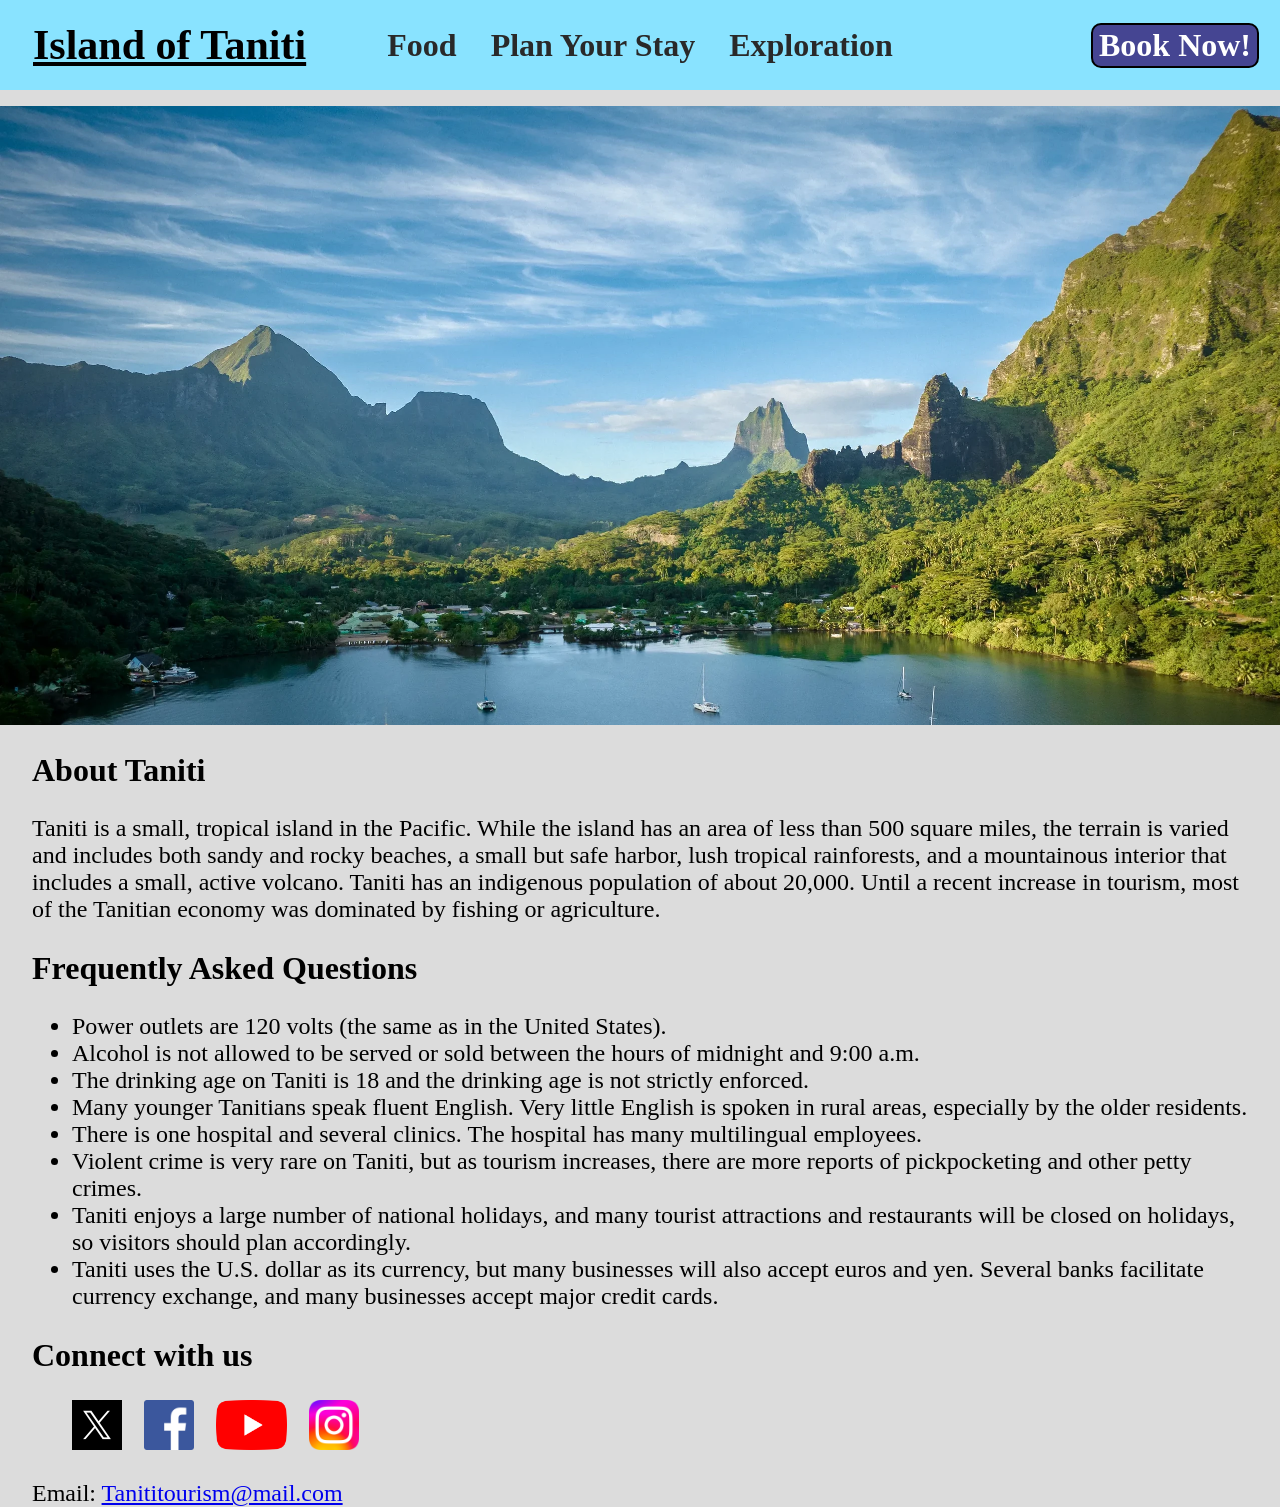
<file: index.html>
<!DOCTYPE html>
<html lang="en">
    <head>
        <title>Island of Taniti</title>
        <meta charset="utf-8">
        <link rel="stylesheet" href="style.css">
    </head>
    <body>
        <nav>
            <ul class="nav">
                <li><a href="index.html" id="title" class="selected">Island of Taniti</a></li>
                <li><a href="food.html">Food</a></li>
                <li><a href="transportation.html">Plan Your Stay</a></li>
                <li><a href="exploration.html">Exploration</a></li>
                <li><a href="book.html" id="bookBtn">Book Now!</a></li>
            </ul>
        </nav>
        <img src="media/taniti.webp" alt="Picture of Taniti Island" id="volcano">
        <section>
            <h2>About Taniti</h2>
            <p>
                Taniti is a small, tropical island in the Pacific. While the island has an area of less than 500 square miles,
                the terrain is varied and includes both sandy and rocky beaches, a small but safe harbor, lush tropical rainforests,
                and a mountainous interior that includes a small, active volcano. Taniti has an indigenous population of about 20,000.
                Until a recent increase in tourism, most of the Tanitian economy was dominated by fishing or agriculture.
            </p>
        </section>
        <section>
            <h2>Frequently Asked Questions</h2>
            <ul>
                <li>Power outlets are 120 volts (the same as in the United States). </li>
                <li>Alcohol is not allowed to be served or sold between the hours of midnight and 9:00 a.m. </li>
                <li>The drinking age on Taniti is 18 and the drinking age is not strictly enforced.</li>
                <li>Many younger Tanitians speak fluent English. Very little English is spoken in rural areas, especially by the older residents.</li>
                <li>There is one hospital and several clinics. The hospital has many multilingual employees.</li>
                <li>Violent crime is very rare on Taniti, but as tourism increases, there are more reports of pickpocketing and other petty crimes. </li>
                <li>Taniti enjoys a large number of national holidays, and many tourist attractions and restaurants will be closed on holidays, so visitors should plan accordingly.</li>
                <li>Taniti uses the U.S. dollar as its currency, but many businesses will also accept euros and yen. Several banks facilitate currency exchange, and many businesses accept major credit cards.</li>
            </ul>
        </section>
        <section>
            <h2>Connect with us</h2>
            <ul class="logo">
                <li><a href="#"><img src="media/logos/X.jpg" alt="Logo of X" class="logo"></a></li>
                <li><a href="#"><img src="media/logos/Facebook.png" alt="Logo of Facebook" class="logo"></a></li>
                <li><a href="#"><img src="media/logos/youtube.webp" alt="Logo of youtube" class="logo"></a></li>
                <li><a href="#"><img src="media/logos/instagram.webp" alt="Logo of instagram" class="logo"></a></li>
            </ul>
            Email: <a href="Tanititourism@mail.com">Tanititourism@mail.com</a>
        </section>
    </body>
</html>
</file>
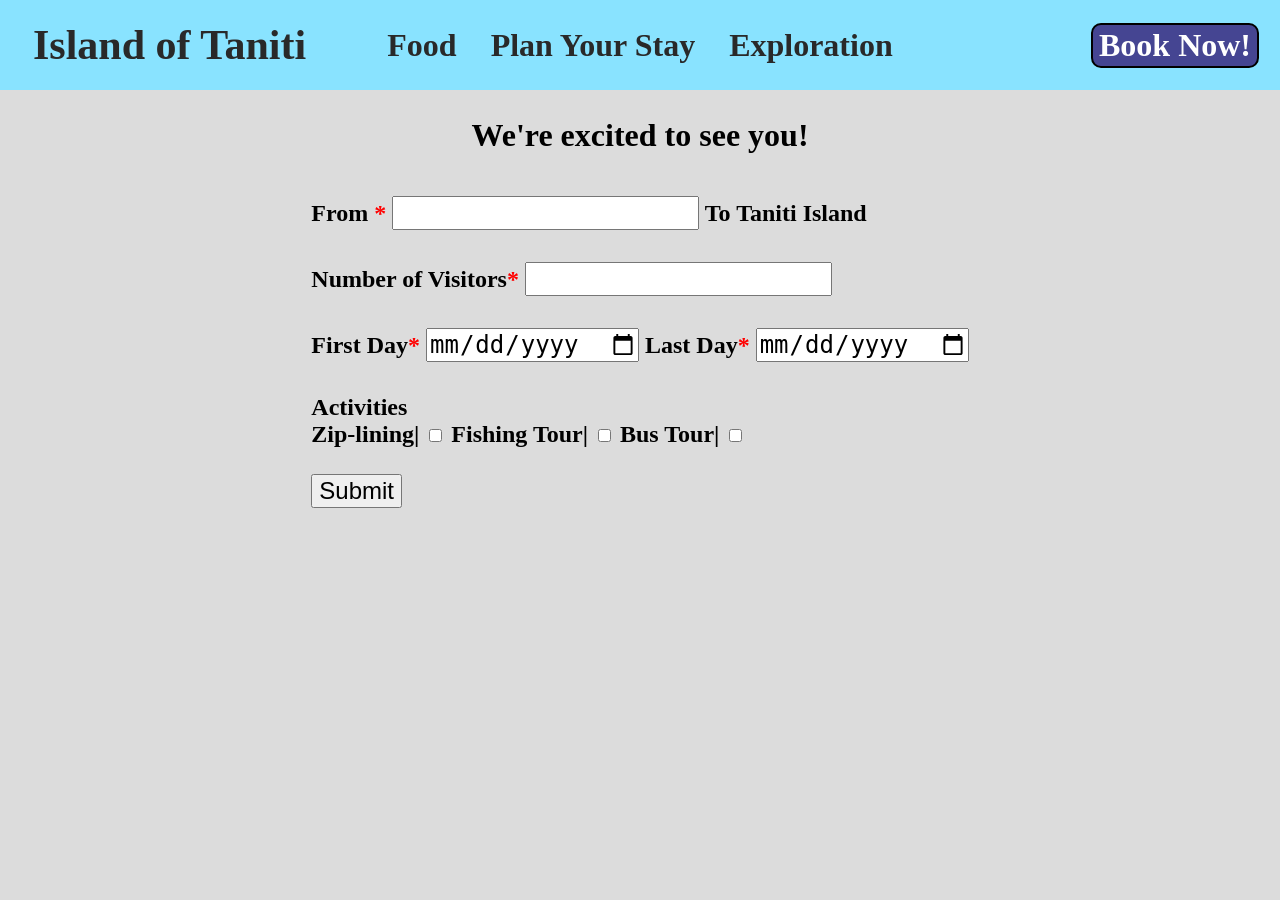
<file: book.html>
<!DOCTYPE html>
<html lang="en">
    <head>
        <title>
            Book your adventure!
        </title>
        <meta charset="utf-8">
        <link rel="stylesheet" href="style.css">
    </head>
    <body>
        <nav>
            <ul class="nav">
                <li><a href="index.html" id="title">Island of Taniti</a></li>
                <li><a href="food.html">Food</a></li>
                <li><a href="transportation.html">Plan Your Stay</a></li>
                <li><a href="exploration.html">Exploration</a></li>
                <li><a href="book.html" id="bookBtn">Book Now!</a></li>
            </ul>
        </nav>
        <main>
            <h2>We're excited to see you!</h2>
            <form target="_self">
                <label>From <span>*</span></label>
                <input type="text" required>
                <label>To Taniti Island</label>
                <br>
                <label>Number of Visitors<span>*</span></label>
                <input type="number" required>
                <br>
                <label>First Day<span>*</span></label>
                <input type="date" required id="date">
                <script>
                    document.getElementById("date").min = new Date().toISOString().split("T")[0];
                </script>
                <label>Last Day<span>*</span></label>
                <input type="date" required>
                <br>
                <label>Activities</label>
                <br>
                <label>Zip-lining|</label>
                <input type="checkbox">
                <label>Fishing Tour|</label>
                <input type="checkbox">
                <label>Bus Tour|</label>
                <input type="checkbox">
                <br>
                <button type="submit">Submit</button>
            </form>
        </main>
    </body>
</html>
</file>
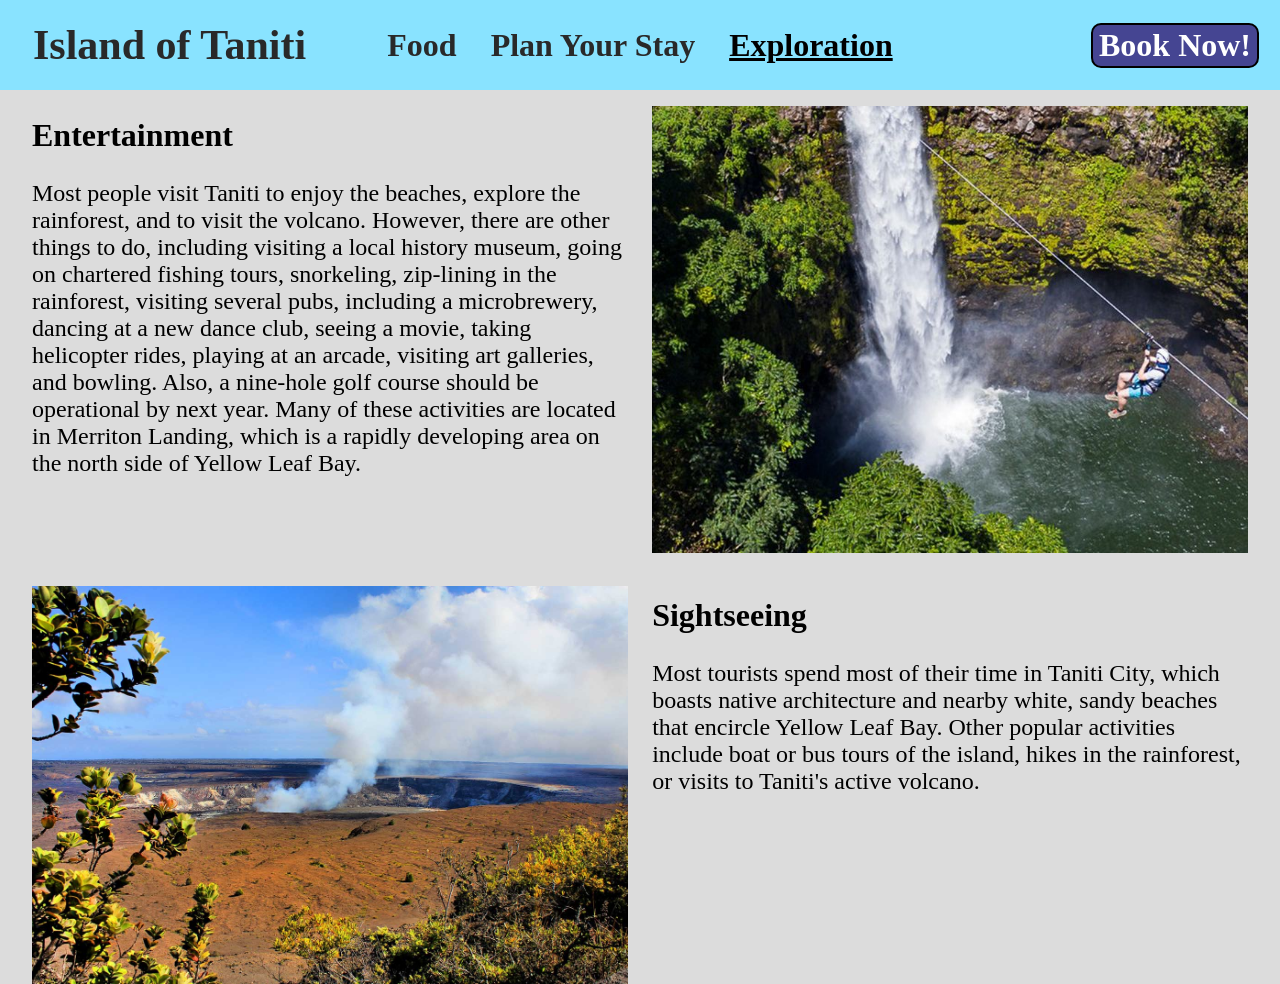
<file: exploration.html>
<!DOCTYPE html>
<html lang="en">
    <head>
        <title>
            Things on Tatini Island
        </title>
        <meta charset="utf-8">
        <link rel="stylesheet" href="style.css">
    </head>
    <body>
        <nav>
            <ul class="nav">
                <li><a href="index.html" id="title">Island of Taniti</a></li>
                <li><a href="food.html">Food</a></li>
                <li><a href="transportation.html">Plan Your Stay</a></li>
                <li><a href="exploration.html" class="selected">Exploration</a></li>
                <li><a href="book.html" id="bookBtn">Book Now!</a></li>
            </ul>
        </nav>
        <div class="wrapper">
            <section>
                <h2>Entertainment</h2>
                <p>Most people visit Taniti to enjoy the beaches, explore the rainforest, and to visit the volcano. However,
                    there are other things to do, including visiting a local history museum, going on chartered fishing tours,
                    snorkeling, zip-lining in the rainforest, visiting several pubs, including a microbrewery, dancing at a new
                    dance club, seeing a movie, taking helicopter rides, playing at an arcade, visiting art galleries, and bowling.
                    Also, a nine-hole golf course should be operational by next year. Many of these activities are located in Merriton
                    Landing, which is a rapidly developing area on the north side of Yellow Leaf Bay. </p>
            </section>
            <img src="media/zipline.jpg" alt="Picture of a zipline over a waterfall">
            <img src="media/volcano 2.jpg" alt="Picture of a volcano">
            <section>
                <h2>Sightseeing</h2>
                <p>Most tourists spend most of their time in Taniti City, which boasts native architecture and nearby white,
                    sandy beaches that encircle Yellow Leaf Bay. Other popular activities include boat or bus tours of the island,
                    hikes in the rainforest, or visits to Taniti's active volcano.</p>
            </section>
        </div>
    </body>
</html>
</file>
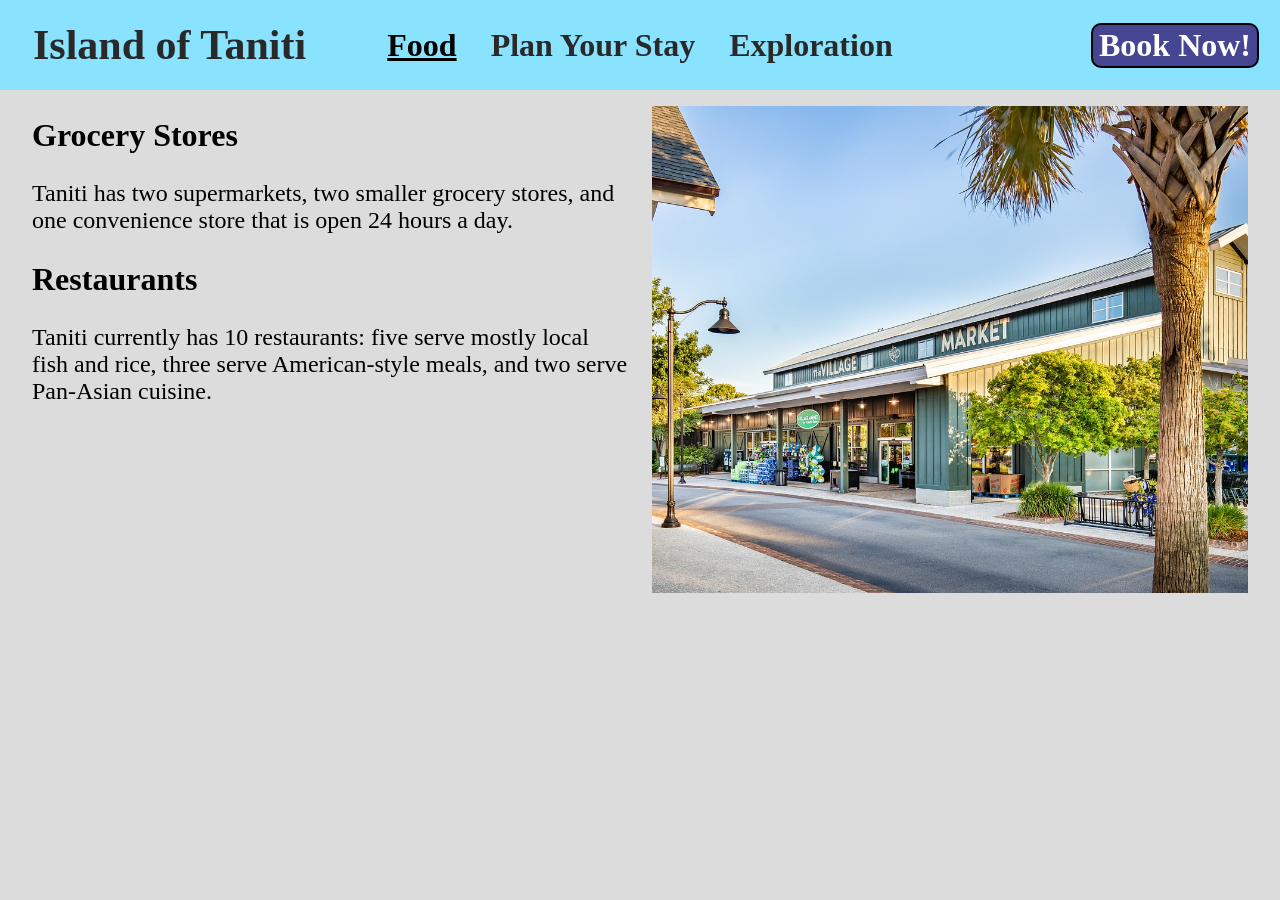
<file: food.html>
<!DOCTYPE html>
<html lang="en">
    <head>
        <title>
            Food on Tatini Island
        </title>
        <meta charset="utf-8">
        <link rel="stylesheet" href="style.css">
    </head>
    <body>
        <nav>
            <ul class="nav">
                <li><a href="index.html" id="title">Island of Taniti</a></li>
                <li><a href="food.html" class="selected">Food</a></li>
                <li><a href="transportation.html">Plan Your Stay</a></li>
                <li><a href="exploration.html">Exploration</a></li>
                <li><a href="book.html" id="bookBtn">Book Now!</a></li>
            </ul>
        </nav>
        <div class="wrapper">
            <section>
                <h2>Grocery Stores</h2>
                <p>Taniti has two supermarkets, two smaller grocery stores, and one convenience store that is open 24 hours a day.</p>
                <h2>Restaurants</h2>
                <p>Taniti currently has 10 restaurants: five serve mostly local fish and rice, three serve American-style meals,
                    and two serve Pan-Asian cuisine.</p>
            </section>
            <img src="media/grocery.jpg" height="300" alt="Picture of a Grocery Store">
        </div>
    </body>
</html>
</file>
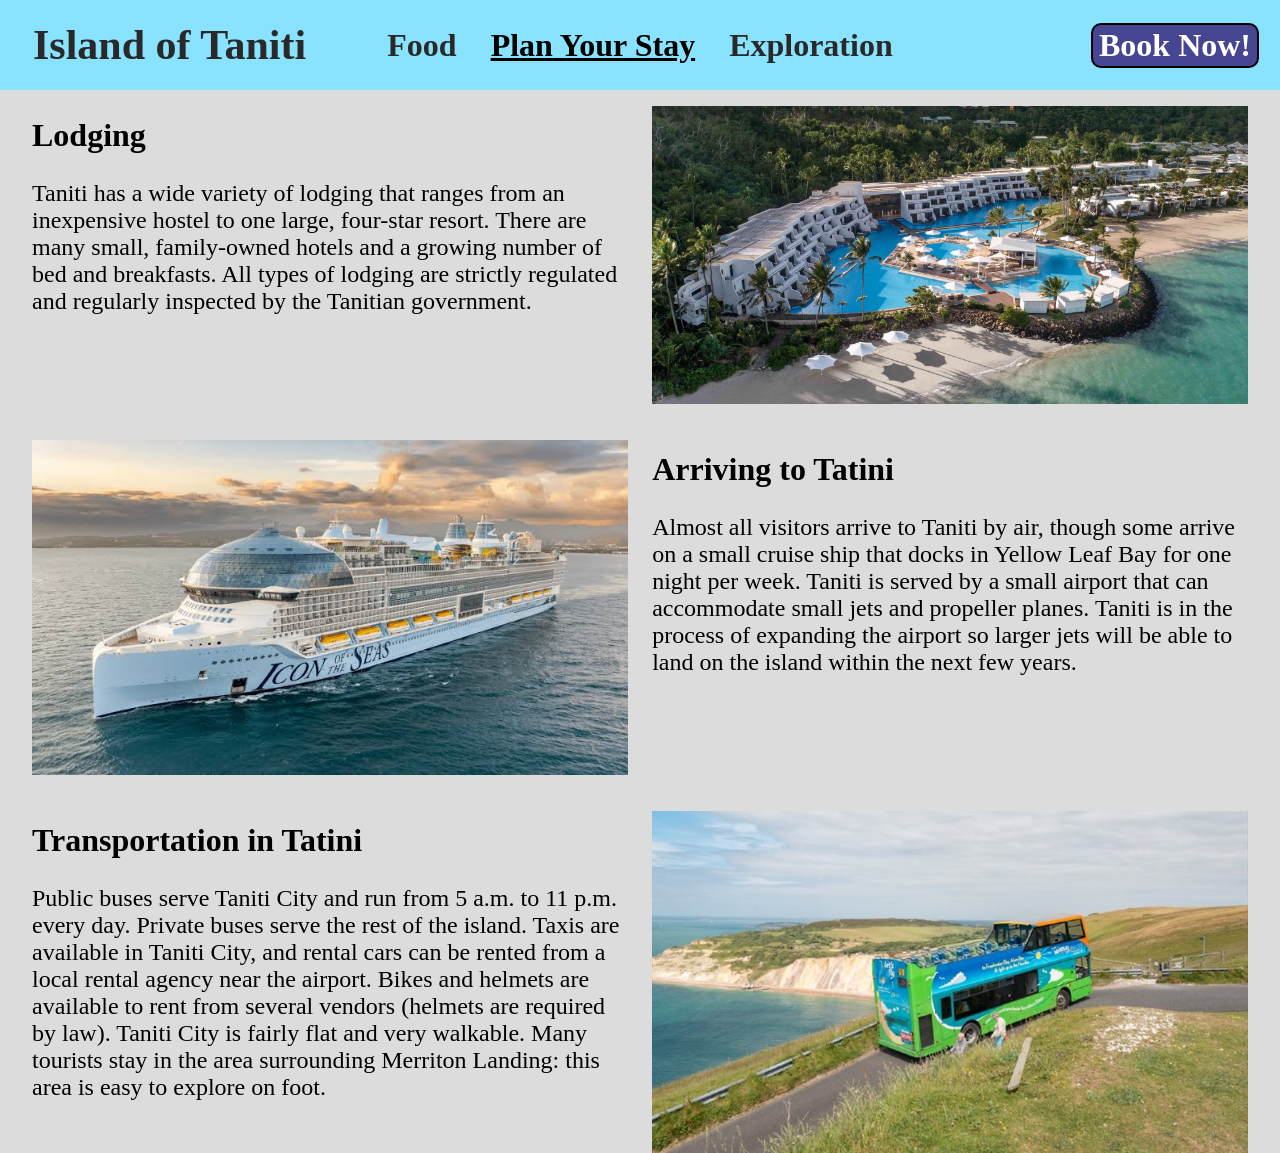
<file: transportation.html>
<!DOCTYPE html>
<html lang="en">
    <head>
        <title>
            Transportation on Tatini Island
        </title>
        <meta charset="utf-8">
        <link rel="stylesheet" href="style.css">
    </head>
    <body>
        <nav>
            <ul class="nav">
                <li><a href="index.html" id="title">Island of Taniti</a></li>
                <li><a href="food.html">Food</a></li>
                <li><a href="transportation.html" class="selected">Plan Your Stay</a></li>
                <li><a href="exploration.html">Exploration</a></li>
                <li><a href="book.html" id="bookBtn">Book Now!</a></li>
            </ul>
        </nav>
        <div class="wrapper">
            <section>
                <h2>Lodging</h2>
                <p>Taniti has a wide variety of lodging that ranges from an inexpensive hostel to one large,
                    four-star resort. There are many small, family-owned hotels and a growing number of bed and
                    breakfasts. All types of lodging are strictly regulated and regularly inspected by the Tanitian government.</p>
            </section>
            <img src="media/hotel.jpg" alt="Picture of a hotel">
            <img src="media/cruiseship.jpg" alt="Picture of a cruiseship">
            <section>
                <h2>Arriving to Tatini</h2>
                <p>Almost all visitors arrive to Taniti by air, though some arrive on a small cruise ship that docks in Yellow Leaf Bay
                    for one night per week. Taniti is served by a small airport that can accommodate small jets and propeller planes.
                    Taniti is in the process of expanding the airport so larger jets will be able to land on the island within the next
                    few years. </p>
            </section>
            <section>
                <h2>Transportation in Tatini</h2>
                <p>Public buses serve Taniti City and run from 5 a.m. to 11 p.m. every day.
                    Private buses serve the rest of the island. Taxis are available in Taniti City, and rental cars can be rented
                    from a local rental agency near the airport. Bikes and helmets are available to rent from several vendors (helmets
                    are required by law). Taniti City is fairly flat and very walkable. Many tourists stay in the area surrounding Merriton
                    Landing: this area is easy to explore on foot.</p>
            </section>
            <img src="media/bus.jpg" alt="Picture of a bus">
        </div>
    </body>
</html>
</file>
<file: style.css>
body{
    margin:0px;
    background-color: rgb(220, 220, 220);
}

ul.nav{
    list-style-type: none;
    display:grid;
    grid-template-columns: 1fr repeat(3, auto) 1fr;
    align-items: center;
    padding: 16px;
    margin: 0;
    background-color: rgb(137, 227, 255);
}
ul.nav li{
    padding: 5px;
}
ul.nav li a{
    text-decoration: none;
    color:rgb(41, 41, 41);
    font-weight: bold;
    font-size: 32px;
    padding:12px;
}
ul.nav li a:hover{
    text-decoration: underline;
    color: rgb(0, 0, 0);
}
ul.nav li a.selected{
    text-decoration: underline;
    color: rgb(0, 0, 0);
}
#bookBtn{
    background-color: rgb(69, 69, 146);
    color:rgb(255, 255, 255);
    border: 2px solid black;
    border-radius: 10px;
    padding: 2px 6px 2px 6px;
    float:right;
}
#title{
    font-size: 42px;
}
div, section{
    margin-left: 32px;
    margin-right: 32px;
}
div.wrapper section{
    margin: 0;
    align-self: start;

}
div.wrapper{
    display:grid;
    grid-template-columns: 1fr 1fr;
    align-items: center;
    justify-items:start;
    gap: 2%;
}
img{
    max-width: 100%;
    height: auto;
    display:block;
    margin-top: 16px;
    margin-left: auto;
    margin-right: auto;
}
img#volcano{
    min-height: auto;
    width: 100%;
    margin:0;
    margin-top: 16px;
    object-fit: fill;
}
h2{
    font-size: 32px;
}
form{
    margin: 16px;
    margin-left: auto;
    margin-right: auto;
    display:inline-block;
    text-align: left;
    font-weight: bold;
}
main{
    display:block;
    text-align: center;
}
form input{
    margin-bottom: 32px;
}
*{
    font-size: 24px;
}
ul.logo{
    list-style-type: none;
    
}
ul.logo > li {
    display:inline-block;
    margin-right: 16px;
}
img.logo{
    width: auto;
    height: 50px;
    margin: 0;
    display:inline-block
}
span{
    color:red;
}
</file>
